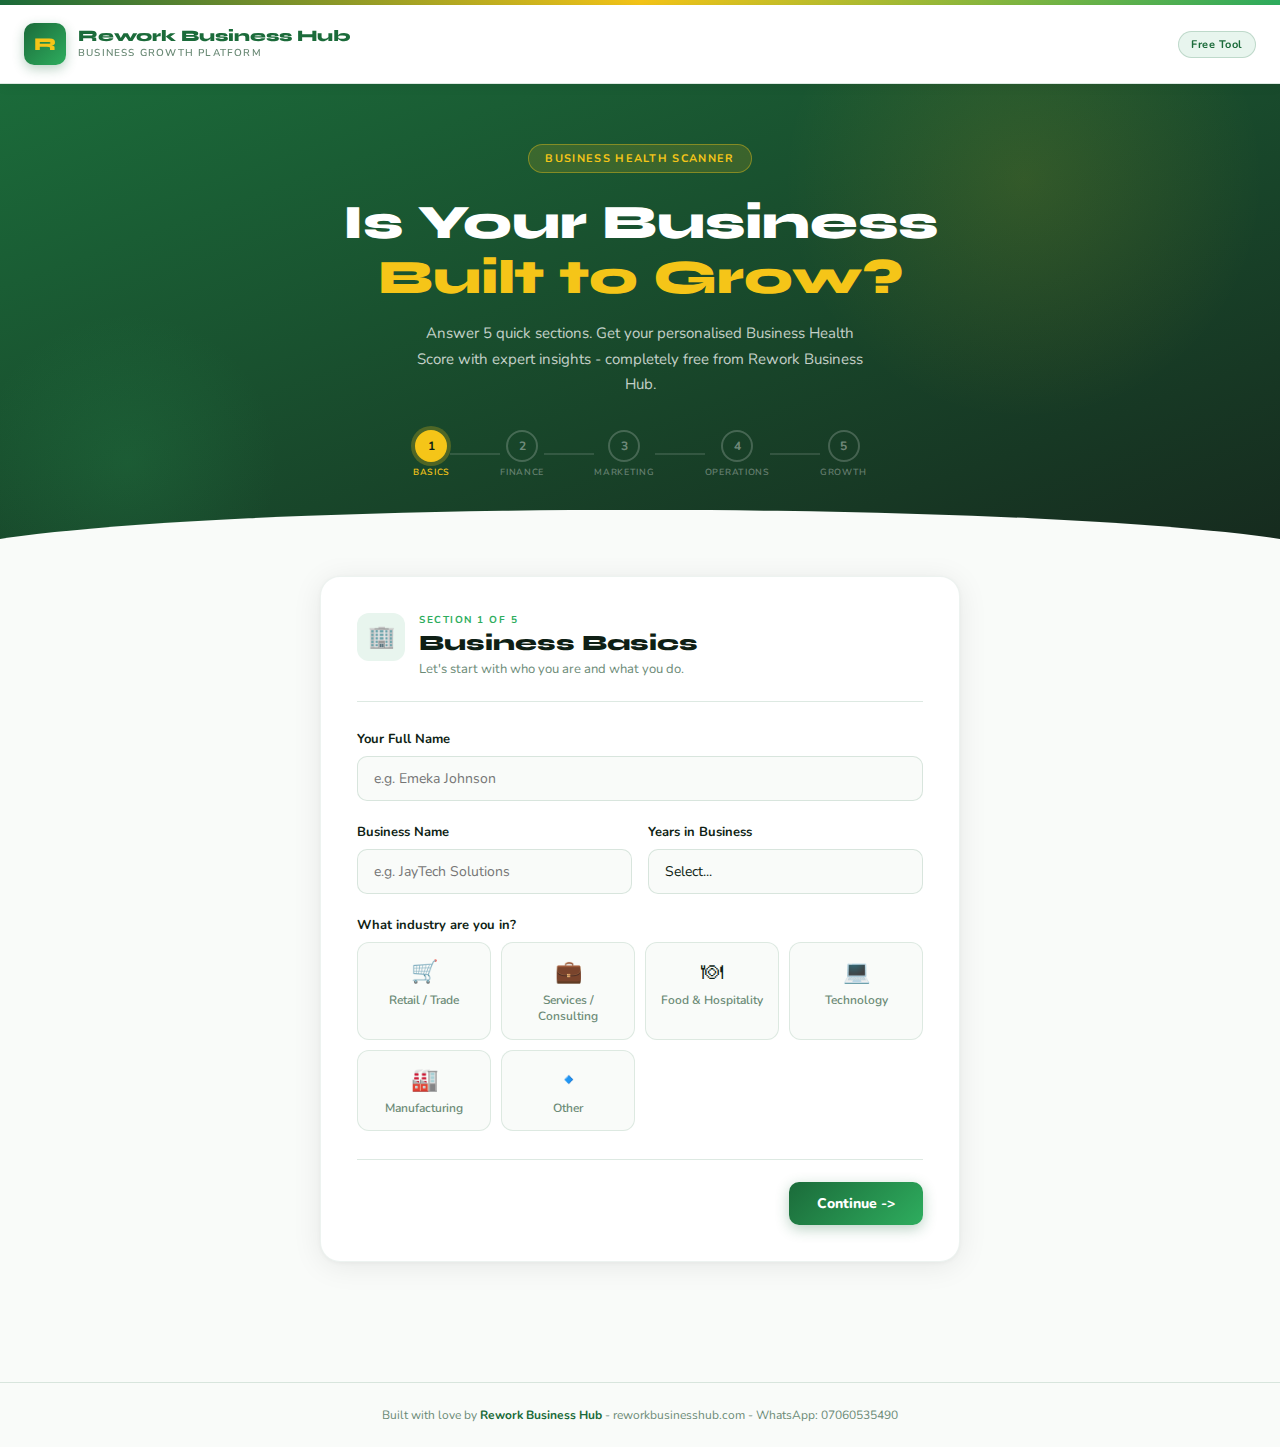
<file: public/rework-business-scanner.html>
<!DOCTYPE html>
<html lang="en">
<head>
  <meta charset="UTF-8" />
  <meta name="viewport" content="width=device-width, initial-scale=1.0" />
  <title>Rework Business Hub - Free Business Health Scanner</title>
  <link href="https://fonts.googleapis.com/css2?family=Syne:wght@400;600;700;800&family=Nunito:wght@300;400;500;600;700&display=swap" rel="stylesheet" />
  <style>
    :root {
      --green: #1b6b3a;
      --green-mid: #228b4a;
      --green-light: #2ead5e;
      --green-pale: #e8f5ee;
      --yellow: #f5c518;
      --yellow-light: #ffd84d;
      --yellow-dim: #c9a010;
      --dark: #0f1f15;
      --dark-2: #162a1e;
      --white: #ffffff;
      --cream: #f9fbf9;
      --text-muted: #6b8a76;
      --border: rgba(27, 107, 58, 0.15);
      --red: #e05252;
      --orange: #e08c40;
    }

    * { margin: 0; padding: 0; box-sizing: border-box; }

    body {
      background: var(--cream);
      color: var(--dark);
      font-family: "Nunito", sans-serif;
      min-height: 100vh;
      overflow-x: hidden;
    }

    .top-stripe {
      height: 5px;
      background: linear-gradient(90deg, var(--green), var(--yellow), var(--green-light));
    }

    header {
      background: var(--white);
      border-bottom: 1px solid var(--border);
      padding: 18px 24px;
      display: flex;
      align-items: center;
      justify-content: space-between;
      position: sticky;
      top: 0;
      z-index: 100;
      box-shadow: 0 2px 12px rgba(0, 0, 0, 0.06);
    }

    .brand { display: flex; align-items: center; gap: 12px; }
    .brand-logo {
      width: 42px; height: 42px;
      background: linear-gradient(135deg, var(--green), var(--green-light));
      border-radius: 10px;
      display: flex; align-items: center; justify-content: center;
      font-family: "Syne", sans-serif;
      font-weight: 800;
      font-size: 18px;
      color: var(--yellow);
      box-shadow: 0 4px 12px rgba(27, 107, 58, 0.3);
    }
    .brand-text .name {
      font-family: "Syne", sans-serif;
      font-size: 16px;
      font-weight: 800;
      color: var(--green);
      line-height: 1;
      margin-bottom: 2px;
    }
    .brand-text .sub {
      font-size: 10px;
      color: var(--text-muted);
      letter-spacing: 0.12em;
      text-transform: uppercase;
      font-weight: 600;
    }
    .header-badge {
      background: var(--green-pale);
      border: 1px solid rgba(27, 107, 58, 0.2);
      color: var(--green);
      font-size: 11px;
      font-weight: 700;
      padding: 5px 12px;
      border-radius: 999px;
      letter-spacing: 0.05em;
    }

    .hero {
      background: linear-gradient(160deg, var(--green) 0%, var(--dark-2) 100%);
      padding: 60px 24px 70px;
      text-align: center;
      position: relative;
      overflow: hidden;
    }
    .hero::before {
      content: "";
      position: absolute;
      inset: 0;
      background:
        radial-gradient(circle 400px at 80% 20%, rgba(245, 197, 24, 0.12) 0%, transparent 60%),
        radial-gradient(circle 300px at 10% 80%, rgba(46, 173, 94, 0.15) 0%, transparent 50%);
    }
    .hero::after {
      content: "";
      position: absolute;
      bottom: -2px; left: 0; right: 0;
      height: 50px;
      background: var(--cream);
      clip-path: ellipse(55% 100% at 50% 100%);
    }
    .hero-inner { position: relative; z-index: 1; max-width: 620px; margin: 0 auto; }
    .hero-badge {
      display: inline-flex;
      align-items: center;
      gap: 6px;
      background: rgba(245, 197, 24, 0.15);
      border: 1px solid rgba(245, 197, 24, 0.4);
      border-radius: 999px;
      padding: 6px 16px;
      font-size: 11px;
      letter-spacing: 0.12em;
      text-transform: uppercase;
      color: var(--yellow);
      font-weight: 700;
      margin-bottom: 22px;
    }
    .hero h1 {
      font-family: "Syne", sans-serif;
      font-size: clamp(28px, 5vw, 48px);
      font-weight: 800;
      color: var(--white);
      line-height: 1.15;
      margin-bottom: 16px;
    }
    .hero h1 span { color: var(--yellow); }
    .hero p {
      color: rgba(255, 255, 255, 0.75);
      font-size: 15px;
      line-height: 1.7;
      margin-bottom: 32px;
      max-width: 460px;
      margin-left: auto;
      margin-right: auto;
    }

    .progress-wrap { max-width: 500px; margin: 0 auto; }
    .progress-steps { display: flex; align-items: center; justify-content: center; margin-bottom: 10px; }
    .prog-step { display: flex; flex-direction: column; align-items: center; gap: 4px; }
    .prog-circle {
      width: 32px; height: 32px;
      border-radius: 50%;
      border: 2px solid rgba(255, 255, 255, 0.2);
      display: flex; align-items: center; justify-content: center;
      font-size: 12px; font-weight: 700;
      color: rgba(255, 255, 255, 0.4);
      background: transparent;
      transition: all 0.3s;
    }
    .prog-circle.active {
      border-color: var(--yellow);
      background: var(--yellow);
      color: var(--dark);
      box-shadow: 0 0 0 4px rgba(245, 197, 24, 0.25);
    }
    .prog-circle.done {
      border-color: var(--green-light);
      background: var(--green-light);
      color: var(--white);
    }
    .prog-line {
      width: 50px; height: 2px;
      background: rgba(255, 255, 255, 0.12);
      transition: background 0.3s;
    }
    .prog-line.done { background: var(--green-light); }
    .prog-label {
      font-size: 9px;
      color: rgba(255, 255, 255, 0.35);
      letter-spacing: 0.08em;
      text-transform: uppercase;
      font-weight: 600;
      white-space: nowrap;
    }
    .prog-step.active .prog-label { color: var(--yellow); }

    .main { max-width: 680px; margin: -10px auto 0; padding: 0 20px 80px; }
    .card {
      background: var(--white);
      border-radius: 20px;
      padding: 36px;
      box-shadow: 0 4px 30px rgba(0, 0, 0, 0.08), 0 1px 4px rgba(0, 0, 0, 0.04);
      border: 1px solid rgba(27, 107, 58, 0.08);
      animation: slideUp 0.45s cubic-bezier(0.16, 1, 0.3, 1) forwards;
      margin-top: 28px;
    }
    @keyframes slideUp { from { opacity: 0; transform: translateY(24px); } to { opacity: 1; transform: translateY(0); } }

    .card-header {
      display: flex; align-items: flex-start; gap: 14px;
      margin-bottom: 28px; padding-bottom: 22px;
      border-bottom: 1px solid var(--border);
    }
    .card-icon {
      width: 48px; height: 48px; border-radius: 12px;
      background: var(--green-pale);
      display: flex; align-items: center; justify-content: center;
      font-size: 22px; flex-shrink: 0;
    }
    .step-num {
      font-size: 10px; font-weight: 700;
      letter-spacing: 0.15em; text-transform: uppercase;
      color: var(--green-light); margin-bottom: 3px;
    }
    .card-title-wrap h2 {
      font-family: "Syne", sans-serif;
      font-size: 22px; font-weight: 800; color: var(--dark);
      margin-bottom: 4px;
    }
    .card-title-wrap p { font-size: 13px; color: var(--text-muted); line-height: 1.5; }

    .field { margin-bottom: 22px; }
    label.field-label {
      display: block; font-size: 13px; font-weight: 700;
      color: var(--dark); margin-bottom: 8px;
    }
    input[type="text"], input[type="number"], select {
      width: 100%;
      background: var(--cream);
      border: 1.5px solid rgba(27, 107, 58, 0.15);
      border-radius: 10px;
      padding: 12px 16px;
      color: var(--dark);
      font-family: "Nunito", sans-serif;
      font-size: 14px;
      transition: all 0.2s;
      outline: none;
      -webkit-appearance: none;
    }
    input:focus, select:focus {
      border-color: var(--green-light);
      background: var(--white);
      box-shadow: 0 0 0 3px rgba(46, 173, 94, 0.12);
    }
    .two-col { display: grid; grid-template-columns: 1fr 1fr; gap: 16px; }
    .radio-grid { display: grid; grid-template-columns: repeat(auto-fill, minmax(130px, 1fr)); gap: 10px; }
    .r-card {
      border: 1.5px solid rgba(27, 107, 58, 0.12);
      border-radius: 12px; padding: 14px 10px; cursor: pointer;
      transition: all 0.2s; text-align: center; background: var(--cream);
      user-select: none;
    }
    .r-card:hover { border-color: var(--green-light); background: var(--green-pale); }
    .r-card.selected {
      border-color: var(--green);
      background: var(--green-pale);
      box-shadow: 0 0 0 3px rgba(27, 107, 58, 0.1);
    }
    .r-card input { display: none; }
    .r-card .r-icon { font-size: 22px; margin-bottom: 6px; }
    .r-card .r-label { font-size: 12px; color: var(--text-muted); font-weight: 600; line-height: 1.3; }
    .r-card.selected .r-label { color: var(--green); }

    .check-grid { display: grid; grid-template-columns: 1fr 1fr; gap: 9px; }
    .c-item {
      display: flex; align-items: center; gap: 10px;
      padding: 11px 14px; background: var(--cream);
      border: 1.5px solid rgba(27, 107, 58, 0.1);
      border-radius: 10px; cursor: pointer; transition: all 0.2s; user-select: none;
    }
    .c-item.checked { border-color: var(--green); background: var(--green-pale); }
    .c-item input { display: none; }
    .c-box {
      width: 18px; height: 18px;
      border: 2px solid rgba(27, 107, 58, 0.25);
      border-radius: 5px;
      display: flex; align-items: center; justify-content: center;
      flex-shrink: 0;
      font-size: 11px; color: transparent;
      font-weight: 700;
    }
    .c-item.checked .c-box { background: var(--green); border-color: var(--green); color: var(--white); }
    .c-label { font-size: 12px; color: var(--text-muted); font-weight: 600; }
    .c-item.checked .c-label { color: var(--green); }

    .slider-val {
      text-align: center;
      font-family: "Syne", sans-serif;
      font-size: 32px; font-weight: 800;
      color: var(--green); margin-bottom: 10px;
    }
    input[type="range"] {
      -webkit-appearance: none;
      width: 100%; height: 6px;
      background: rgba(27, 107, 58, 0.1);
      border-radius: 3px; outline: none; border: none;
    }
    input[type="range"]::-webkit-slider-thumb {
      -webkit-appearance: none;
      width: 22px; height: 22px;
      background: var(--green); border-radius: 50%; cursor: pointer;
    }
    .slider-labels { display: flex; justify-content: space-between; font-size: 11px; color: var(--text-muted); margin-top: 8px; font-weight: 600; }

    .btn-row {
      display: flex; gap: 12px; justify-content: flex-end;
      margin-top: 28px; padding-top: 22px; border-top: 1px solid var(--border);
    }
    .btn-back {
      padding: 12px 22px;
      background: transparent;
      border: 1.5px solid var(--border);
      border-radius: 10px;
      color: var(--text-muted);
      font-family: "Nunito", sans-serif;
      font-size: 14px; font-weight: 700;
      cursor: pointer;
    }
    .btn-next {
      padding: 12px 28px;
      background: linear-gradient(135deg, var(--green), var(--green-light));
      border: none; border-radius: 10px; color: var(--white);
      font-family: "Nunito", sans-serif;
      font-size: 14px; font-weight: 800; cursor: pointer;
      box-shadow: 0 4px 14px rgba(27, 107, 58, 0.3);
    }
    .loading-wrap { text-align: center; padding: 50px 20px; }
    .spinner {
      width: 56px; height: 56px;
      border: 4px solid var(--green-pale);
      border-top-color: var(--green);
      border-radius: 50%;
      animation: spin 0.85s linear infinite;
      margin: 0 auto 24px;
    }
    @keyframes spin { to { transform: rotate(360deg); } }
    .loading-title {
      font-family: "Syne", sans-serif;
      font-size: 22px; font-weight: 800; color: var(--dark);
      margin-bottom: 8px;
    }
    .loading-sub { font-size: 14px; color: var(--text-muted); margin-bottom: 28px; }
    .load-step {
      display: flex; align-items: center; gap: 12px;
      padding: 10px 16px; background: var(--cream);
      border-radius: 10px; margin-bottom: 8px;
      font-size: 13px; color: var(--text-muted); font-weight: 600;
      opacity: 0; animation: fadeIn 0.4s ease forwards;
    }
    @keyframes fadeIn { to { opacity: 1; } }

    .results-hero {
      text-align: center;
      padding: 36px 20px 28px;
      background: linear-gradient(160deg, var(--green) 0%, var(--dark-2) 100%);
      border-radius: 16px;
      margin-bottom: 24px;
      position: relative; overflow: hidden;
    }
    .results-hero::before {
      content: "";
      position: absolute; inset: 0;
      background: radial-gradient(circle 300px at 80% 20%, rgba(245, 197, 24, 0.12) 0%, transparent 60%);
    }
    .results-hero-inner { position: relative; z-index: 1; }
    .score-label-top {
      font-size: 10px; letter-spacing: 0.2em; text-transform: uppercase;
      color: rgba(255, 255, 255, 0.5); font-weight: 700; margin-bottom: 16px;
    }
    .score-donut { width: 150px; height: 150px; position: relative; margin: 0 auto 18px; }
    .score-donut svg { transform: rotate(-90deg); }
    .score-center {
      position: absolute; inset: 0;
      display: flex; flex-direction: column; align-items: center; justify-content: center;
    }
    .score-big {
      font-family: "Syne", sans-serif;
      font-size: 46px; font-weight: 800; line-height: 1; color: var(--yellow);
    }
    .score-100 { font-size: 14px; color: rgba(255, 255, 255, 0.4); font-weight: 600; }
    .score-grade-txt {
      font-family: "Syne", sans-serif;
      font-size: 20px; font-weight: 800;
      color: var(--white); margin-bottom: 8px;
    }
    .score-verdict-txt { font-size: 13px; color: rgba(255, 255, 255, 0.65); line-height: 1.6; max-width: 380px; margin: 0 auto; }

    .section-title {
      font-family: "Syne", sans-serif;
      font-size: 17px; font-weight: 800;
      color: var(--dark); margin-bottom: 14px;
      display: flex; align-items: center; gap: 8px;
    }
    .pillar-row {
      background: var(--white);
      border: 1px solid var(--border);
      border-radius: 12px;
      padding: 16px 18px;
      margin-bottom: 10px;
    }
    .pillar-top { display: flex; justify-content: space-between; align-items: center; margin-bottom: 10px; }
    .pillar-name-txt { font-size: 13px; font-weight: 700; color: var(--dark); }
    .pillar-score-txt { font-size: 13px; font-weight: 800; }
    .pillar-track { height: 8px; background: var(--green-pale); border-radius: 4px; overflow: hidden; }
    .pillar-fill { height: 100%; border-radius: 4px; width: 0; transition: width 1.2s cubic-bezier(0.16, 1, 0.3, 1); }

    .insight-item {
      background: var(--white);
      border: 1px solid var(--border);
      border-radius: 14px;
      padding: 18px;
      margin-bottom: 10px;
      display: flex;
      gap: 14px;
      border-left: 4px solid transparent;
      animation: slideUp 0.4s ease forwards;
    }
    .insight-item.danger { border-left-color: var(--red); }
    .insight-item.warning { border-left-color: var(--orange); }
    .insight-item.success { border-left-color: var(--green-light); }
    .insight-item.info { border-left-color: var(--yellow-dim); }
    .ins-icon { font-size: 22px; flex-shrink: 0; margin-top: 1px; }
    .ins-title { font-size: 14px; font-weight: 800; color: var(--dark); margin-bottom: 4px; }
    .ins-text { font-size: 13px; color: var(--text-muted); line-height: 1.6; }

    .cta-card {
      background: linear-gradient(135deg, var(--green) 0%, var(--green-mid) 100%);
      border-radius: 18px; padding: 32px; text-align: center; margin-top: 20px;
      position: relative; overflow: hidden;
    }
    .cta-inner { position: relative; z-index: 1; }
    .cta-card h3 {
      font-family: "Syne", sans-serif;
      font-size: 22px; font-weight: 800; color: var(--white); margin-bottom: 10px;
    }
    .cta-card p { font-size: 14px; color: rgba(255, 255, 255, 0.75); line-height: 1.65; margin-bottom: 24px; max-width: 420px; margin-left: auto; margin-right: auto; }
    .cta-btns { display: flex; gap: 12px; justify-content: center; flex-wrap: wrap; }
    .btn-wa {
      display: flex; align-items: center; gap: 8px;
      padding: 14px 26px;
      background: var(--yellow);
      border: none; border-radius: 10px;
      color: var(--dark);
      font-family: "Nunito", sans-serif;
      font-size: 14px; font-weight: 800;
      text-decoration: none;
    }
    .btn-learn {
      padding: 14px 26px;
      background: transparent;
      border: 2px solid rgba(255, 255, 255, 0.3);
      border-radius: 10px;
      color: var(--white);
      font-family: "Nunito", sans-serif;
      font-size: 14px; font-weight: 700;
      cursor: pointer;
    }
    .restart-btn {
      display: block; margin: 20px auto 0; background: none; border: none;
      color: var(--text-muted); font-size: 13px; text-decoration: underline; cursor: pointer;
    }
    footer {
      text-align: center; padding: 24px;
      font-size: 12px; color: var(--text-muted);
      border-top: 1px solid var(--border); margin-top: 40px;
    }
    footer span { color: var(--green); font-weight: 700; }
    .hidden { display: none !important; }

    @media (max-width: 560px) {
      .two-col, .check-grid { grid-template-columns: 1fr; }
    }
    @media (max-width: 480px) {
      .card { padding: 24px 18px; }
      header { padding: 14px 16px; }
      .hero { padding: 40px 16px 60px; }
      .prog-line { width: 34px; }
    }
  </style>
</head>
<body>
  <div class="top-stripe"></div>

  <header>
    <div class="brand">
      <div class="brand-logo">R</div>
      <div class="brand-text">
        <div class="name">Rework Business Hub</div>
        <div class="sub">Business Growth Platform</div>
      </div>
    </div>
    <div class="header-badge">Free Tool</div>
  </header>

  <div class="hero" id="heroSection">
    <div class="hero-inner">
      <div class="hero-badge">Business Health Scanner</div>
      <h1>Is Your Business<br /><span>Built to Grow?</span></h1>
      <p>Answer 5 quick sections. Get your personalised Business Health Score with expert insights - completely free from Rework Business Hub.</p>

      <div class="progress-wrap">
        <div class="progress-steps" id="progressSteps">
          <div class="prog-step active" id="ps0"><div class="prog-circle active" id="pc0">1</div><div class="prog-label">Basics</div></div>
          <div class="prog-line" id="pl0"></div>
          <div class="prog-step" id="ps1"><div class="prog-circle" id="pc1">2</div><div class="prog-label">Finance</div></div>
          <div class="prog-line" id="pl1"></div>
          <div class="prog-step" id="ps2"><div class="prog-circle" id="pc2">3</div><div class="prog-label">Marketing</div></div>
          <div class="prog-line" id="pl2"></div>
          <div class="prog-step" id="ps3"><div class="prog-circle" id="pc3">4</div><div class="prog-label">Operations</div></div>
          <div class="prog-line" id="pl3"></div>
          <div class="prog-step" id="ps4"><div class="prog-circle" id="pc4">5</div><div class="prog-label">Growth</div></div>
        </div>
      </div>
    </div>
  </div>

  <div class="main">
    <div class="card" id="step1">
      <div class="card-header">
        <div class="card-icon">🏢</div>
        <div class="card-title-wrap">
          <div class="step-num">Section 1 of 5</div>
          <h2>Business Basics</h2>
          <p>Let's start with who you are and what you do.</p>
        </div>
      </div>

      <div class="field">
        <label class="field-label">Your Full Name</label>
        <input type="text" id="userName" placeholder="e.g. Emeka Johnson" />
      </div>
      <div class="two-col">
        <div class="field">
          <label class="field-label">Business Name</label>
          <input type="text" id="bizName" placeholder="e.g. JayTech Solutions" />
        </div>
        <div class="field">
          <label class="field-label">Years in Business</label>
          <select id="bizAge">
            <option value="">Select...</option>
            <option value="0">Less than 1 year</option>
            <option value="1">1 - 2 years</option>
            <option value="2">3 - 5 years</option>
            <option value="3">6 - 10 years</option>
            <option value="4">10+ years</option>
          </select>
        </div>
      </div>
      <div class="field">
        <label class="field-label">What industry are you in?</label>
        <div class="radio-grid">
          <label class="r-card" onclick="pick('industry','retail',this)"><input type="radio" name="industry" value="retail"><div class="r-icon">🛒</div><div class="r-label">Retail / Trade</div></label>
          <label class="r-card" onclick="pick('industry','services',this)"><input type="radio" name="industry" value="services"><div class="r-icon">💼</div><div class="r-label">Services / Consulting</div></label>
          <label class="r-card" onclick="pick('industry','food',this)"><input type="radio" name="industry" value="food"><div class="r-icon">🍽</div><div class="r-label">Food & Hospitality</div></label>
          <label class="r-card" onclick="pick('industry','tech',this)"><input type="radio" name="industry" value="tech"><div class="r-icon">💻</div><div class="r-label">Technology</div></label>
          <label class="r-card" onclick="pick('industry','manufacturing',this)"><input type="radio" name="industry" value="manufacturing"><div class="r-icon">🏭</div><div class="r-label">Manufacturing</div></label>
          <label class="r-card" onclick="pick('industry','other',this)"><input type="radio" name="industry" value="other"><div class="r-icon">🔹</div><div class="r-label">Other</div></label>
        </div>
      </div>
      <div class="btn-row"><button class="btn-next" onclick="go(2)">Continue -></button></div>
    </div>

    <div class="card hidden" id="step2">
      <div class="card-header">
        <div class="card-icon">💰</div>
        <div class="card-title-wrap">
          <div class="step-num">Section 2 of 5</div>
          <h2>Revenue & Finance</h2>
          <p>Your financial pulse - no judgment, just clarity.</p>
        </div>
      </div>
      <div class="field">
        <label class="field-label">Monthly Revenue Range (NGN)</label>
        <select id="revenue">
          <option value="">Select range...</option>
          <option value="1">Below 100,000</option>
          <option value="2">100k - 500k</option>
          <option value="3">500k - 2 Million</option>
          <option value="4">2M - 10 Million</option>
          <option value="5">Above 10 Million</option>
        </select>
      </div>
      <div class="field">
        <label class="field-label">Roughly what % profit do you keep after costs?</label>
        <div class="slider-val" id="marginVal">20%</div>
        <input type="range" id="margin" min="0" max="80" value="20" oninput="document.getElementById('marginVal').textContent=this.value+'%'">
        <div class="slider-labels"><span>0%</span><span>20%</span><span>40%</span><span>60%</span><span>80%+</span></div>
      </div>
      <div class="field">
        <label class="field-label">Do you track your income & expenses regularly?</label>
        <div class="radio-grid" style="grid-template-columns:repeat(3,1fr)">
          <label class="r-card" onclick="pick('finTrack','never',this)"><input type="radio" name="finTrack" value="never"><div class="r-icon">😬</div><div class="r-label">Not really</div></label>
          <label class="r-card" onclick="pick('finTrack','sometimes',this)"><input type="radio" name="finTrack" value="sometimes"><div class="r-icon">📒</div><div class="r-label">Sometimes</div></label>
          <label class="r-card" onclick="pick('finTrack','always',this)"><input type="radio" name="finTrack" value="always"><div class="r-icon">📊</div><div class="r-label">Consistently</div></label>
        </div>
      </div>
      <div class="field">
        <label class="field-label">How many months of cash reserve do you have?</label>
        <select id="cashReserve">
          <option value="">Select...</option>
          <option value="1">None - I run on fumes</option>
          <option value="2">Less than 1 month</option>
          <option value="3">1 - 3 months</option>
          <option value="4">3 - 6 months</option>
          <option value="5">6+ months</option>
        </select>
      </div>
      <div class="btn-row">
        <button class="btn-back" onclick="go(1)">&larr; Back</button>
        <button class="btn-next" onclick="go(3)">Continue -></button>
      </div>
    </div>

    <div class="card hidden" id="step3">
      <div class="card-header">
        <div class="card-icon">📣</div>
        <div class="card-title-wrap">
          <div class="step-num">Section 3 of 5</div>
          <h2>Marketing & Sales</h2>
          <p>Where customers come from - and how well you convert them.</p>
        </div>
      </div>
      <div class="field">
        <label class="field-label">Where do most of your customers come from? (Select all that apply)</label>
        <div class="check-grid">
          <label class="c-item" onclick="tog(this)"><input type="checkbox" value="referral"><div class="c-box">✓</div><div class="c-label">Word of Mouth / Referrals</div></label>
          <label class="c-item" onclick="tog(this)"><input type="checkbox" value="social"><div class="c-box">✓</div><div class="c-label">Social Media</div></label>
          <label class="c-item" onclick="tog(this)"><input type="checkbox" value="ads"><div class="c-box">✓</div><div class="c-label">Paid Ads</div></label>
          <label class="c-item" onclick="tog(this)"><input type="checkbox" value="walk"><div class="c-box">✓</div><div class="c-label">Walk-ins / Location</div></label>
          <label class="c-item" onclick="tog(this)"><input type="checkbox" value="online"><div class="c-box">✓</div><div class="c-label">Website / Online Store</div></label>
          <label class="c-item" onclick="tog(this)"><input type="checkbox" value="none"><div class="c-box">✓</div><div class="c-label">No clear strategy</div></label>
        </div>
      </div>
      <div class="field">
        <label class="field-label">How often do you follow up with existing customers?</label>
        <div class="radio-grid" style="grid-template-columns:repeat(3,1fr)">
          <label class="r-card" onclick="pick('followUp','never',this)"><input type="radio" name="followUp" value="never"><div class="r-icon">🙈</div><div class="r-label">Rarely / Never</div></label>
          <label class="r-card" onclick="pick('followUp','sometimes',this)"><input type="radio" name="followUp" value="sometimes"><div class="r-icon">📱</div><div class="r-label">Sometimes</div></label>
          <label class="r-card" onclick="pick('followUp','system',this)"><input type="radio" name="followUp" value="system"><div class="r-icon">🔁</div><div class="r-label">I have a system</div></label>
        </div>
      </div>
      <div class="field">
        <label class="field-label">Rate your current sales process (1 = chaotic, 10 = excellent)</label>
        <div class="slider-val" id="salesVal">5</div>
        <input type="range" id="salesProcess" min="1" max="10" value="5" oninput="document.getElementById('salesVal').textContent=this.value">
        <div class="slider-labels"><span>1 - Chaotic</span><span>5 - Average</span><span>10 - Excellent</span></div>
      </div>
      <div class="btn-row">
        <button class="btn-back" onclick="go(2)">&larr; Back</button>
        <button class="btn-next" onclick="go(4)">Continue -></button>
      </div>
    </div>

    <div class="card hidden" id="step4">
      <div class="card-header">
        <div class="card-icon">⚙️</div>
        <div class="card-title-wrap">
          <div class="step-num">Section 4 of 5</div>
          <h2>Operations & Team</h2>
          <p>The engine behind your business - systems, people, and structure.</p>
        </div>
      </div>
      <div class="field">
        <label class="field-label">How dependent is your business on YOU personally?</label>
        <div class="radio-grid">
          <label class="r-card" onclick="pick('depend','total',this)"><input type="radio" name="depend" value="total"><div class="r-icon">😰</div><div class="r-label">Stops if I stop</div></label>
          <label class="r-card" onclick="pick('depend','high',this)"><input type="radio" name="depend" value="high"><div class="r-icon">😤</div><div class="r-label">Very dependent on me</div></label>
          <label class="r-card" onclick="pick('depend','medium',this)"><input type="radio" name="depend" value="medium"><div class="r-icon">🙂</div><div class="r-label">Some systems in place</div></label>
          <label class="r-card" onclick="pick('depend','low',this)"><input type="radio" name="depend" value="low"><div class="r-icon">💪</div><div class="r-label">Runs without me often</div></label>
        </div>
      </div>
      <div class="two-col">
        <div class="field">
          <label class="field-label">Team size (including you)</label>
          <select id="teamSize">
            <option value="">Select...</option>
            <option value="1">Just me</option>
            <option value="2">2 - 5 people</option>
            <option value="3">6 - 15 people</option>
            <option value="4">16 - 50 people</option>
            <option value="5">50+ people</option>
          </select>
        </div>
        <div class="field">
          <label class="field-label">Documented processes / SOPs?</label>
          <select id="sop">
            <option value="">Select...</option>
            <option value="none">None at all</option>
            <option value="some">A few key areas</option>
            <option value="full">Well documented</option>
          </select>
        </div>
      </div>
      <div class="btn-row">
        <button class="btn-back" onclick="go(3)">&larr; Back</button>
        <button class="btn-next" onclick="go(5)">Continue -></button>
      </div>
    </div>

    <div class="card hidden" id="step5">
      <div class="card-header">
        <div class="card-icon">🚀</div>
        <div class="card-title-wrap">
          <div class="step-num">Section 5 of 5</div>
          <h2>Growth & Strategy</h2>
          <p>The thinking behind where your business is going.</p>
        </div>
      </div>
      <div class="field">
        <label class="field-label">Do you have a clear 12-month growth plan?</label>
        <div class="radio-grid" style="grid-template-columns:repeat(3,1fr)">
          <label class="r-card" onclick="pick('plan','none',this)"><input type="radio" name="plan" value="none"><div class="r-icon">🌫</div><div class="r-label">No plan</div></label>
          <label class="r-card" onclick="pick('plan','vague',this)"><input type="radio" name="plan" value="vague"><div class="r-icon">💭</div><div class="r-label">It's in my head</div></label>
          <label class="r-card" onclick="pick('plan','written',this)"><input type="radio" name="plan" value="written"><div class="r-icon">📌</div><div class="r-label">Written & reviewed</div></label>
        </div>
      </div>
      <div class="field">
        <label class="field-label">What is your biggest business challenge right now?</label>
        <div class="radio-grid">
          <label class="r-card" onclick="pick('challenge','customers',this)"><input type="radio" name="challenge" value="customers"><div class="r-icon">👥</div><div class="r-label">Getting customers</div></label>
          <label class="r-card" onclick="pick('challenge','cashflow',this)"><input type="radio" name="challenge" value="cashflow"><div class="r-icon">💸</div><div class="r-label">Cash flow</div></label>
          <label class="r-card" onclick="pick('challenge','team',this)"><input type="radio" name="challenge" value="team"><div class="r-icon">🤝</div><div class="r-label">Building a team</div></label>
          <label class="r-card" onclick="pick('challenge','systems',this)"><input type="radio" name="challenge" value="systems"><div class="r-icon">⚙️</div><div class="r-label">Systems & Structure</div></label>
          <label class="r-card" onclick="pick('challenge','pricing',this)"><input type="radio" name="challenge" value="pricing"><div class="r-icon">🏷</div><div class="r-label">Pricing & Profit</div></label>
          <label class="r-card" onclick="pick('challenge','clarity',this)"><input type="radio" name="challenge" value="clarity"><div class="r-icon">🔭</div><div class="r-label">Direction & Clarity</div></label>
        </div>
      </div>
      <div class="field">
        <label class="field-label">Are you currently investing in business coaching or education?</label>
        <div class="radio-grid" style="grid-template-columns:repeat(3,1fr)">
          <label class="r-card" onclick="pick('coaching','no',this)"><input type="radio" name="coaching" value="no"><div class="r-icon">❌</div><div class="r-label">Not at the moment</div></label>
          <label class="r-card" onclick="pick('coaching','sometimes',this)"><input type="radio" name="coaching" value="sometimes"><div class="r-icon">📚</div><div class="r-label">Books / Free content</div></label>
          <label class="r-card" onclick="pick('coaching','yes',this)"><input type="radio" name="coaching" value="yes"><div class="r-icon">🎯</div><div class="r-label">Active coaching</div></label>
        </div>
      </div>
      <div class="btn-row">
        <button class="btn-back" onclick="go(4)">&larr; Back</button>
        <button class="btn-next" onclick="analyze()">Get My Results -></button>
      </div>
    </div>

    <div class="card hidden" id="loadCard">
      <div class="loading-wrap">
        <div class="spinner"></div>
        <div class="loading-title">Analysing Your Business...</div>
        <div class="loading-sub">Building your personalised Health Report</div>
        <div id="loadSteps"></div>
      </div>
    </div>

    <div class="hidden" id="resultsWrap">
      <div class="results-hero">
        <div class="results-hero-inner">
          <div class="score-label-top">Your Business Health Score</div>
          <div class="score-donut">
            <svg width="150" height="150" viewBox="0 0 150 150">
              <circle cx="75" cy="75" r="62" fill="none" stroke="rgba(255,255,255,0.08)" stroke-width="13"></circle>
              <circle id="scoreArc" cx="75" cy="75" r="62" fill="none" stroke="#F5C518" stroke-width="13" stroke-dasharray="390" stroke-dashoffset="390" stroke-linecap="round" style="transition: stroke-dashoffset 1.6s cubic-bezier(0.16,1,0.3,1)"></circle>
            </svg>
            <div class="score-center"><div class="score-big" id="scoreBig">0</div><div class="score-100">/100</div></div>
          </div>
          <div class="score-grade-txt" id="gradeText">-</div>
          <div class="score-verdict-txt" id="verdictText">-</div>
        </div>
      </div>

      <div class="pillars-section">
        <div class="section-title">Area Breakdown</div>
        <div id="pillarsEl"></div>
      </div>

      <div class="section-title">Personalised Insights for <span id="bizLabel" style="color:var(--green)">Your Business</span></div>
      <div id="insightsEl"></div>

      <div class="cta-card">
        <div class="cta-inner">
          <h3>Ready to Take Action?</h3>
          <p id="ctaP">Your results show clear growth opportunities. Let's build a custom strategy for your business together.</p>
          <div class="cta-btns">
            <a class="btn-wa" id="waBtn" href="https://wa.me/2347060535490?text=Hi%20Joshua!%20I%20just%20took%20the%20Rework%20Business%20Hub%20Health%20Scan%20and%20I'd%20love%20to%20discuss%20my%20results." target="_blank" rel="noopener noreferrer">Chat on WhatsApp</a>
            <button class="btn-learn" onclick="window.open('https://reworkbusinesshub.com','_blank')">Visit Our Website</button>
          </div>
        </div>
      </div>

      <button class="restart-btn" onclick="location.reload()">Retake the Scan</button>
    </div>
  </div>

  <footer>
    Built with love by <span>Rework Business Hub</span> - reworkbusinesshub.com - WhatsApp: 07060535490
  </footer>

  <script>
    let step = 1;
    const d = {};

    function go(n) {
      document.getElementById("step" + step).classList.add("hidden");
      step = n;
      const el = document.getElementById("step" + n);
      el.classList.remove("hidden");
      el.style.animation = "none";
      requestAnimationFrame(() => { el.style.animation = "slideUp 0.45s cubic-bezier(0.16,1,0.3,1) forwards"; });
      updateProgress(n);
      window.scrollTo({ top: 0, behavior: "smooth" });
    }

    function updateProgress(n) {
      for (let i = 0; i < 5; i++) {
        const circle = document.getElementById("pc" + i);
        const stepEl = document.getElementById("ps" + i);
        const line = document.getElementById("pl" + i);
        if (i < n - 1) {
          circle.className = "prog-circle done";
          circle.textContent = "✓";
          stepEl.className = "prog-step done";
          if (line) line.className = "prog-line done";
        } else if (i === n - 1) {
          circle.className = "prog-circle active";
          circle.textContent = i + 1;
          stepEl.className = "prog-step active";
        } else {
          circle.className = "prog-circle";
          circle.textContent = i + 1;
          stepEl.className = "prog-step";
        }
      }
    }

    function pick(name, val, el) {
      document.querySelectorAll(`[onclick*="pick('${name}'"]`).forEach((c) => c.classList.remove("selected"));
      el.classList.add("selected");
      d[name] = val;
    }

    function tog(el) { el.classList.toggle("checked"); }

    function analyze() {
      d.userName = document.getElementById("userName").value || "Entrepreneur";
      d.bizName = document.getElementById("bizName").value || "Your Business";
      d.bizAge = parseInt(document.getElementById("bizAge").value) || 1;
      d.revenue = parseInt(document.getElementById("revenue").value) || 2;
      d.margin = parseInt(document.getElementById("margin").value);
      d.cashReserve = parseInt(document.getElementById("cashReserve").value) || 2;
      d.salesProcess = parseInt(document.getElementById("salesProcess").value);
      d.teamSize = parseInt(document.getElementById("teamSize").value) || 1;
      d.sopVal = document.getElementById("sop").value || "none";
      d.finTrack = d.finTrack || "sometimes";
      d.followUp = d.followUp || "sometimes";
      d.depend = d.depend || "high";
      d.plan = d.plan || "vague";
      d.challenge = d.challenge || "customers";
      d.coaching = d.coaching || "no";

      document.getElementById("step5").classList.add("hidden");
      document.getElementById("loadCard").classList.remove("hidden");

      const steps = [
        { icon: "💰", text: "Analysing revenue & financial health..." },
        { icon: "📣", text: "Evaluating marketing & sales systems..." },
        { icon: "⚙️", text: "Reviewing operations & team structure..." },
        { icon: "🚀", text: "Measuring growth strategy & mindset..." },
        { icon: "✅", text: "Generating your personalised insights..." }
      ];

      const container = document.getElementById("loadSteps");
      steps.forEach((s, i) => {
        setTimeout(() => {
          const el = document.createElement("div");
          el.className = "load-step";
          el.innerHTML = `<span>${s.icon}</span><span>${s.text}</span>`;
          container.appendChild(el);
        }, i * 650);
      });

      setTimeout(showResults, 4000);
    }

    function finScore() {
      let s = 0;
      s += Math.min(d.revenue * 14, 40);
      s += Math.min(d.margin / 2, 20);
      if (d.finTrack === "always") s += 20; else if (d.finTrack === "sometimes") s += 10;
      if (d.cashReserve >= 3) s += 20; else if (d.cashReserve === 2) s += 8;
      return Math.min(Math.round(s), 100);
    }

    function mktScore() {
      let s = 0;
      const checked = document.querySelectorAll("#step3 .c-item.checked");
      const hasNone = [...checked].some((c) => c.querySelector("input").value === "none");
      if (!hasNone) s += Math.min(checked.length * 12, 40);
      if (d.followUp === "system") s += 35; else if (d.followUp === "sometimes") s += 18;
      s += (d.salesProcess || 5) * 2.5;
      return Math.min(Math.round(s), 100);
    }

    function opsScore() {
      let s = 0;
      const depMap = { total: 5, high: 18, medium: 50, low: 78 };
      s += depMap[d.depend] || 18;
      if (d.sopVal === "full") s += 32; else if (d.sopVal === "some") s += 16;
      s += Math.min((d.teamSize - 1) * 5, 15) + 5;
      return Math.min(Math.round(s), 100);
    }

    function growScore() {
      let s = 28;
      if (d.plan === "written") s += 35; else if (d.plan === "vague") s += 14;
      if (d.coaching === "yes") s += 25; else if (d.coaching === "sometimes") s += 12;
      s += Math.min(d.bizAge * 5, 20);
      return Math.min(Math.round(s), 100);
    }

    function getInsights() {
      const ins = [];
      if (d.margin < 15) ins.push({ type: "danger", icon: "⚠️", title: "Low Profit Margin Alert", text: `A ${d.margin}% margin is a warning sign. You may be undercharging or overspending. Review your pricing immediately.` });
      else if (d.margin >= 35) ins.push({ type: "success", icon: "✅", title: "Strong Profit Margin", text: `A ${d.margin}% margin is excellent. Focus now on protecting it as you scale.` });
      if (d.cashReserve <= 2) ins.push({ type: "danger", icon: "🔥", title: "Cash Reserve is a Risk", text: "Without at least 3 months of cash reserves, one bad month can put you under pressure. Build this buffer quickly." });
      if (d.finTrack === "never") ins.push({ type: "warning", icon: "📊", title: "You're Flying Blind", text: "Start tracking your numbers weekly so your decisions are based on data, not guesses." });
      if (d.followUp === "never") ins.push({ type: "warning", icon: "💔", title: "Revenue is Leaking", text: "No follow-up system means missed repeat sales. Build a simple follow-up routine this week." });
      if (d.depend === "total") ins.push({ type: "danger", icon: "⛓", title: "You Are the Bottleneck", text: "The business depends too much on you. Systems and delegation are now essential." });
      if (d.sopVal === "none") ins.push({ type: "warning", icon: "📋", title: "No Systems Means No Scale", text: "Document 3 core SOPs to improve consistency and delegation." });
      if (d.plan === "none") ins.push({ type: "warning", icon: "🗺", title: "No Growth Roadmap", text: "Write your next 90-day plan with one revenue target and one system improvement." });
      if (d.coaching === "no") ins.push({ type: "info", icon: "🎓", title: "Leverage Expert Support", text: "Structured coaching can shorten your trial-and-error cycle and accelerate growth." });
      if (ins.length < 2) ins.push({ type: "success", icon: "🚀", title: "Solid Business Foundation", text: "Your business shows real strength. Focus on multiplying what already works." });
      return ins.slice(0, 5);
    }

    function showResults() {
      document.getElementById("loadCard").classList.add("hidden");
      document.getElementById("resultsWrap").classList.remove("hidden");

      const fs = finScore(), ms = mktScore(), os = opsScore(), gs = growScore();
      const total = Math.round((fs + ms + os + gs) / 4);

      let n = 0;
      const iv = setInterval(() => {
        if (n >= total) { clearInterval(iv); return; }
        n = Math.min(n + 2, total);
        document.getElementById("scoreBig").textContent = n;
      }, 18);

      setTimeout(() => {
        document.getElementById("scoreArc").style.strokeDashoffset = 390 - (390 * total / 100);
      }, 200);

      let grade, verdict;
      if (total >= 80) { grade = "High Performer"; verdict = "Your business is in strong shape with real infrastructure behind it."; }
      else if (total >= 60) { grade = "Growing Business"; verdict = "Good foundations with clear opportunities ahead."; }
      else if (total >= 40) { grade = "Work in Progress"; verdict = "Your business has potential but critical gaps are slowing growth."; }
      else { grade = "Needs Urgent Attention"; verdict = "Your business faces risk in multiple areas, but these are fixable with the right plan."; }

      document.getElementById("gradeText").textContent = grade;
      document.getElementById("verdictText").textContent = verdict;
      document.getElementById("bizLabel").textContent = d.bizName;

      const pillars = [
        { name: "Finance & Revenue", score: fs },
        { name: "Marketing & Sales", score: ms },
        { name: "Operations & Team", score: os },
        { name: "Growth & Strategy", score: gs }
      ];

      const pel = document.getElementById("pillarsEl");
      pillars.forEach((p) => {
        const c = p.score >= 70 ? "var(--green-light)" : p.score >= 45 ? "var(--yellow-dim)" : "var(--red)";
        pel.innerHTML += `<div class="pillar-row">
          <div class="pillar-top">
            <div class="pillar-name-txt">${p.name}</div>
            <div class="pillar-score-txt" style="color:${c}">${p.score}/100</div>
          </div>
          <div class="pillar-track"><div class="pillar-fill" style="background:${c}" data-w="${p.score}%"></div></div>
        </div>`;
      });

      setTimeout(() => {
        document.querySelectorAll(".pillar-fill").forEach((el) => { el.style.width = el.getAttribute("data-w"); });
      }, 300);

      const insights = getInsights();
      const iel = document.getElementById("insightsEl");
      insights.forEach((ins, i) => {
        const div = document.createElement("div");
        div.className = `insight-item ${ins.type}`;
        div.style.animationDelay = `${i * 0.1}s`;
        div.innerHTML = `<div class="ins-icon">${ins.icon}</div><div><div class="ins-title">${ins.title}</div><div class="ins-text">${ins.text}</div></div>`;
        iel.appendChild(div);
      });

      const lowest = pillars.sort((a, b) => a.score - b.score)[0];
      if (total < 50) {
        document.getElementById("ctaP").textContent = `${d.userName}, your scan reveals urgent gaps - especially in ${lowest.name}. Reach out to Rework Business Hub and let's build your turnaround plan.`;
      } else {
        document.getElementById("ctaP").textContent = `${d.userName}, you've built real momentum with ${d.bizName}. Let's map out your next growth phase together.`;
      }

      document.getElementById("waBtn").href = `https://wa.me/2347060535490?text=Hi%20Joshua!%20I%20just%20completed%20the%20Rework%20Business%20Hub%20Health%20Scan.%20My%20business%20is%20*${encodeURIComponent(d.bizName)}*%20and%20I%20scored%20*${total}%2F100*.%20I%27d%20love%20to%20discuss%20my%20results!`;

      window.scrollTo({ top: 0, behavior: "smooth" });
    }
  </script>
</body>
</html>
</file>
